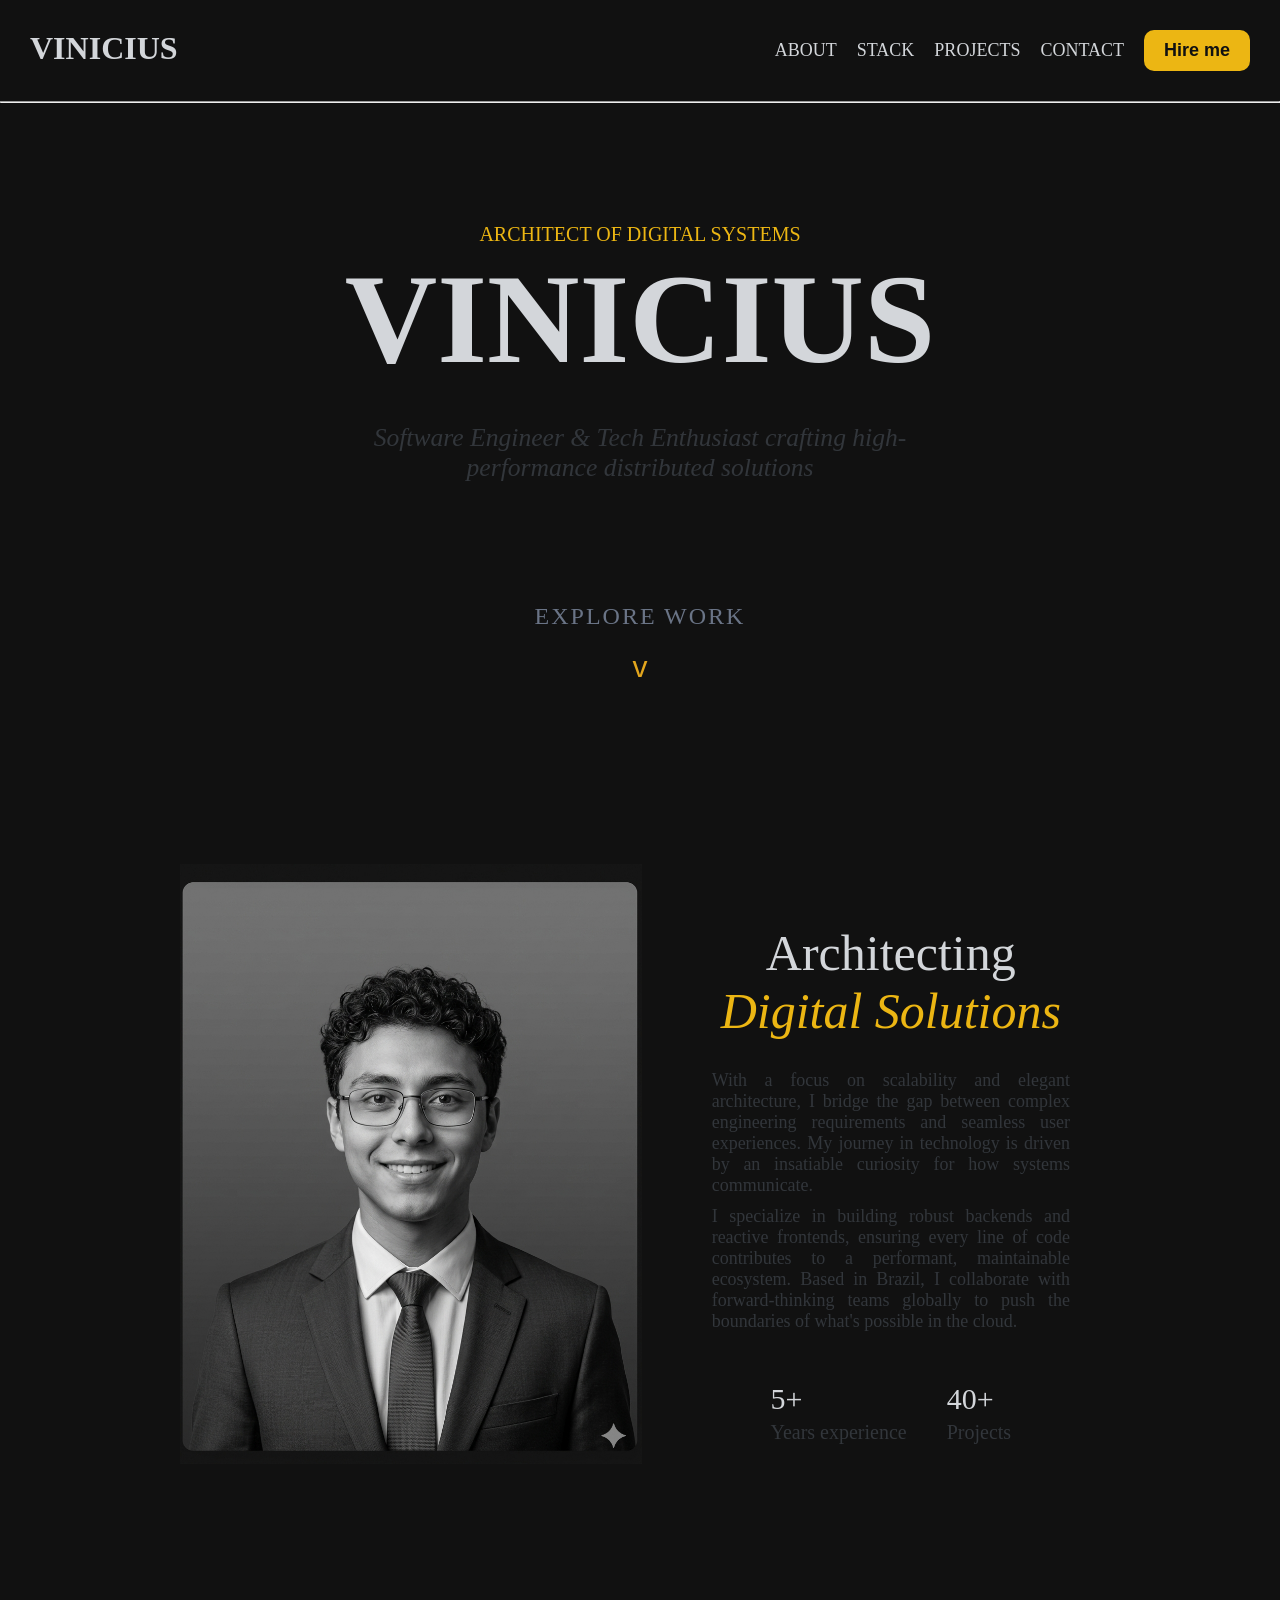
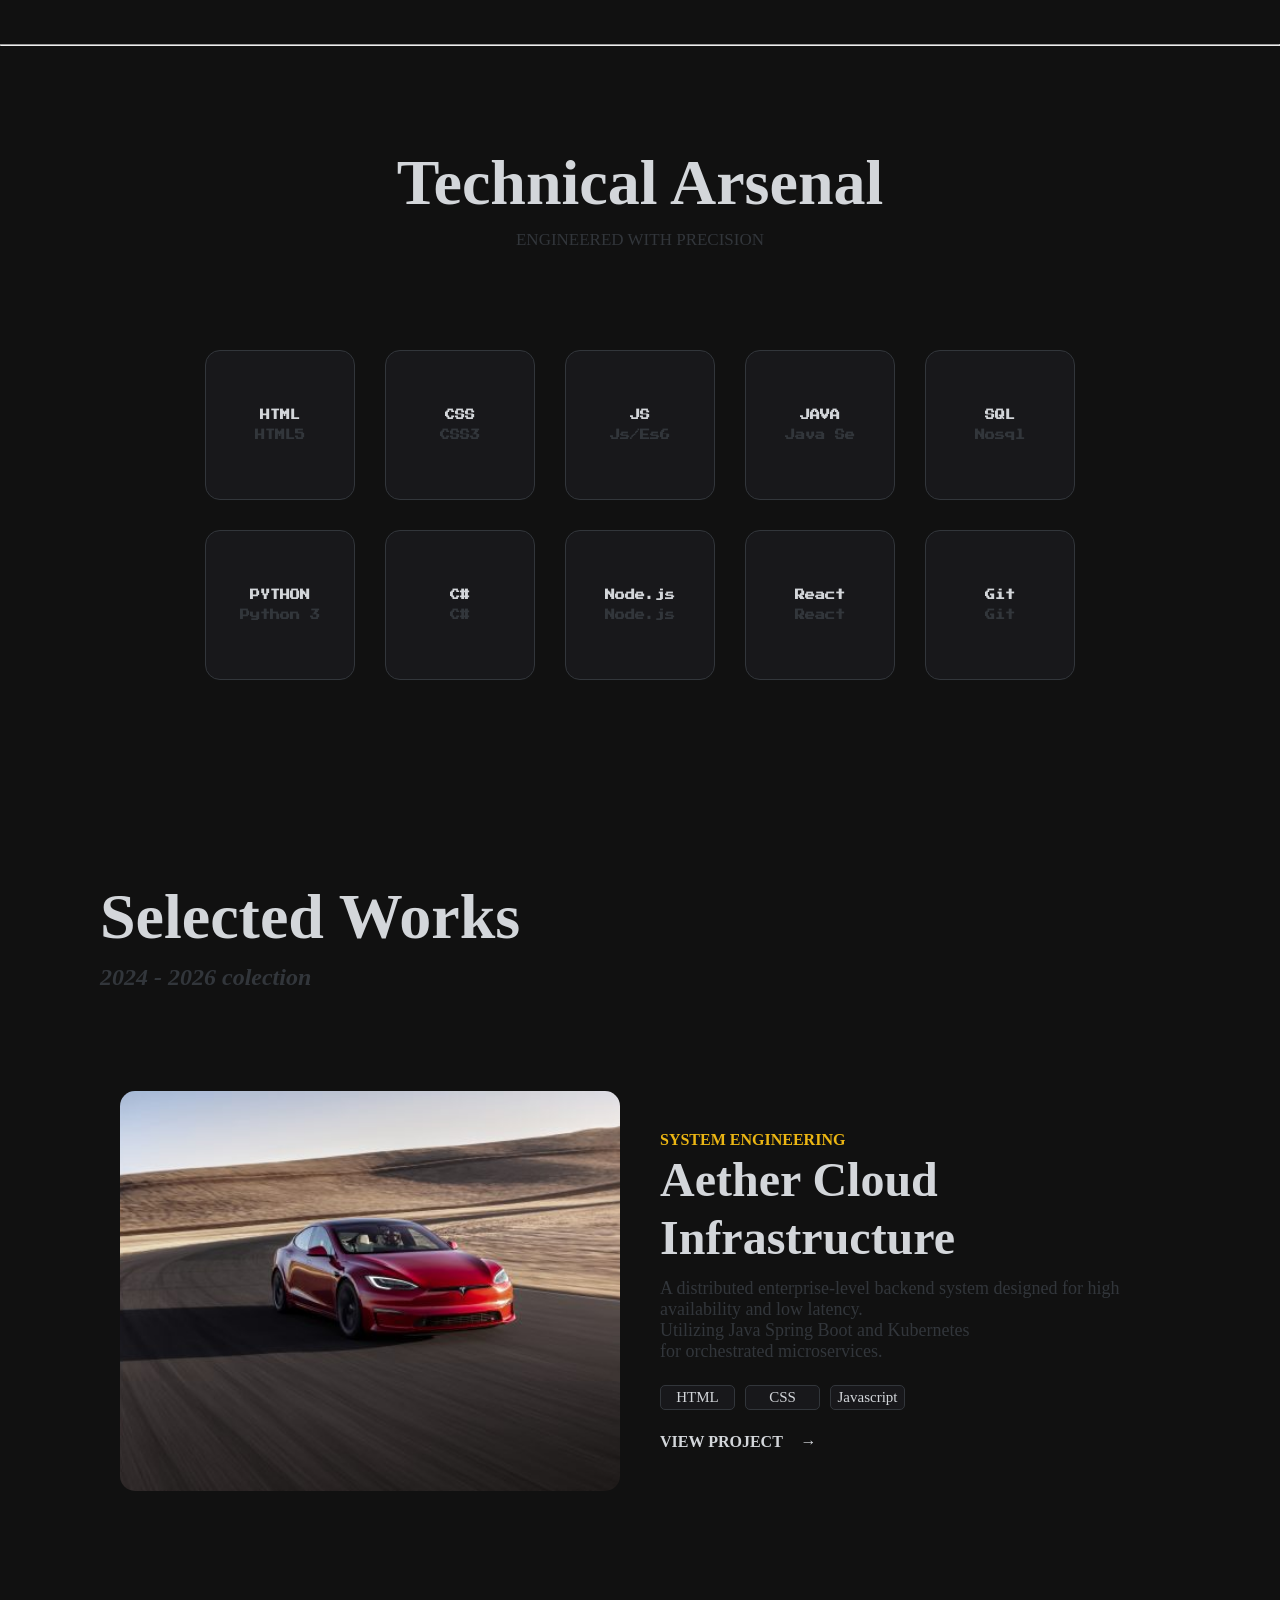
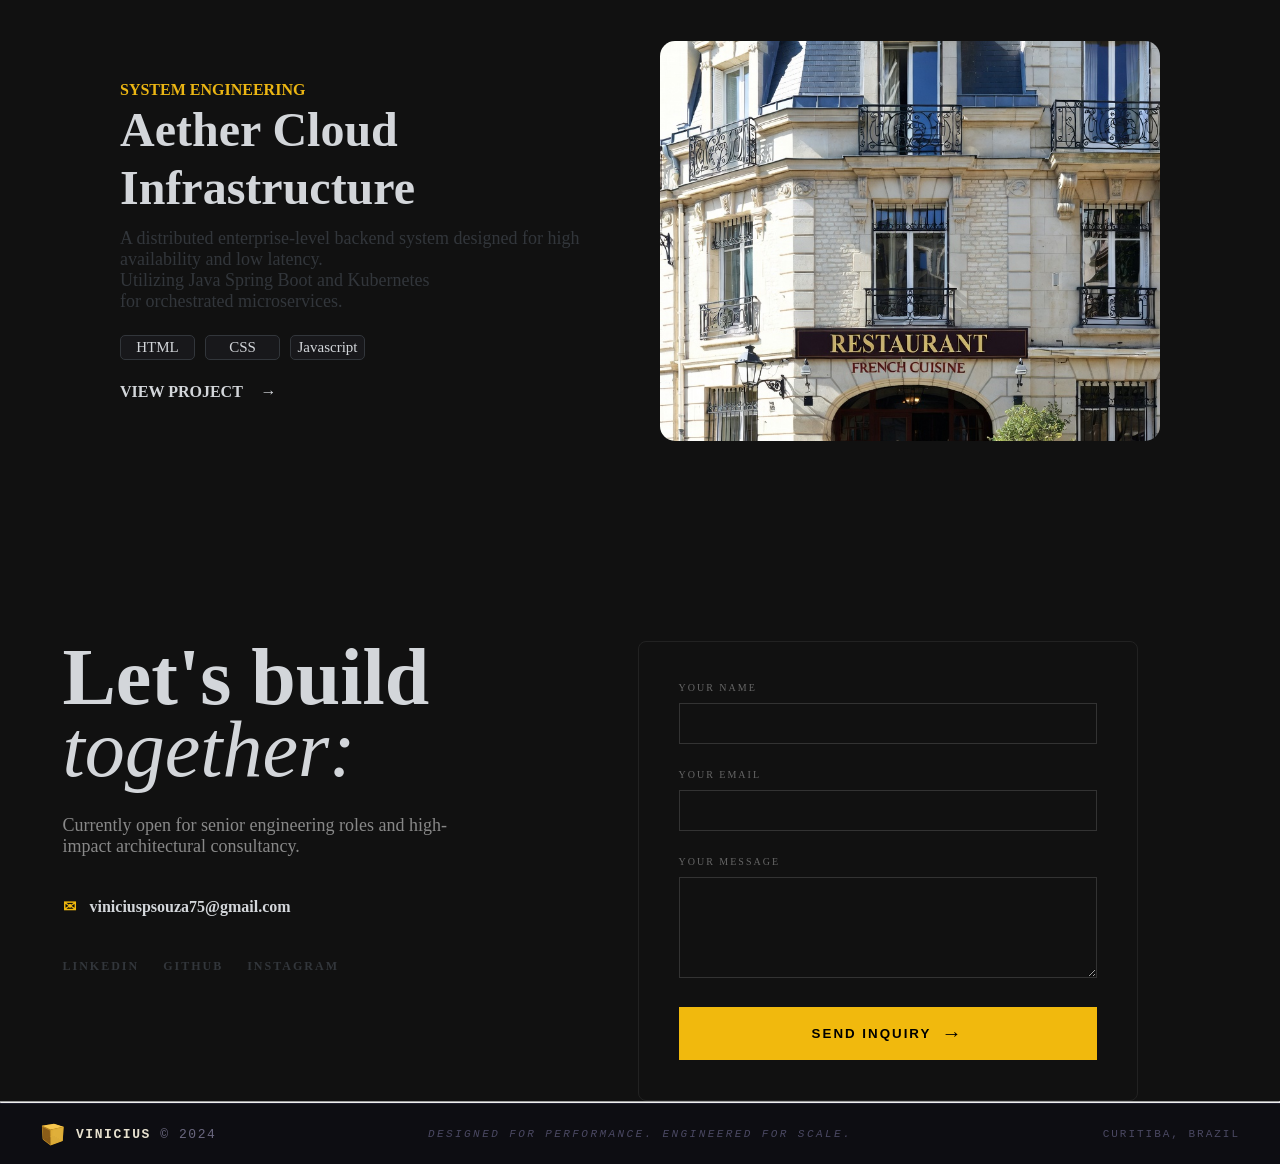
<file: index.html>
<!DOCTYPE html>
<html lang="pt-br">
<head>
    <meta charset="UTF-8">
    <meta name="viewport" content="width=device-width, initial-scale=1.0">
    <link rel="stylesheet" href="./CSS/style.css">
    <title>Vinícius</title>
</head>
<body>
    <header>
        <h1>VINICIUS</h1>
        <nav>
             
                <a href="">ABOUT</a>
                <a href="">STACK</a>
                <a href="">PROJECTS</a>
                <a href="">CONTACT</a>
                <button>Hire me</button>
        </nav>
    </header>
    <div class="linha"><hr></div>
    <section class="hero">
        <p class="ph">ARCHITECT OF DIGITAL SYSTEMS</p>
        <h1>VINICIUS</h1>
        <div class="engin">
        <p class="descricao">Software Engineer & Tech Enthusiast crafting high- <br>performance distributed solutions</p>
        </div>
        
    </section>
    <div class="explore-work-container">
        <p class="explore-text" style="color: #6a7486; font-family: 'Times New Roman', Times, serif; font-size: 24px; text-transform: uppercase; margin-bottom: 20px; letter-spacing: 2px;">Explore Work</p>
         <span class="scroll-arrow">v</span>
    </div>
    <section class="foto">
        <img src="./assests/Gemini_Generated_Image_gnoubjgnoubjgnou.png" alt="">
        <div class="texto">
            <h1>Architecting</h1>
            <h1 class="yellow">Digital Solutions</h1>
            <div class="p">
            <p>With a focus on scalability and elegant architecture, I bridge the gap  between complex engineering requirements and seamless user experiences. My journey in technology is driven by an insatiable curiosity for how  systems communicate.</p>
            <p>I specialize in building robust backends and reactive frontends, ensuring  every line of code contributes to a performant, maintainable ecosystem. Based in Brazil, I collaborate with forward-thinking teams globally to push  the boundaries of what's possible in the cloud.</p>
            </div>
                <div class="rank">
                    <div class="c">
                    <h1>5+</h1>
                    <p>Years experience</p>
                    </div>
                    <div class="c">
                    <h1>40+</h1>
                    <p>Projects</p>
                    </div>
                    
                </div>
        </div>
    </section>
    <div class="linha"><hr></div>

    <section class="arsenal">
        <h1>Technical Arsenal</h1>
        <p>ENGINEERED WITH PRECISION</p>
    </section>

    <section class="card">
        <div class="card1 card-html">
            <p>HTML</p>
            <p class="gray">HTML5</p>
        </div>
        <div class="card1 card-css">
            <p>CSS</p>
            <p class="gray">CSS3</p>
        </div>
        <div class="card1 card-js">
            <p>JS</p>
            <p class="gray">Js/Es6</p>
        </div>
        <div class="card1 card-java">
            <p>JAVA</p>
            <p class="gray">Java Se</p>
        </div>
        <div class="card1 card-sql">
            <p>SQL</p>
            <p class="gray">Nosql</p>
        </div>
        <div class="card1 card-py">
            <p>PYTHON</p>
            <p class="gray">Python 3</p>
        </div>
        <div class="card1 card-c">
            <p>C#</p>
            <p class="gray">C#</p>
        </div>
        <div class="card1 card-n">
            <p>Node.js</p>
            <p class="gray">Node.js</p>
        </div>
        <div class="card1 card-r">
             <p>React</p>
            <p class="gray">React</p>
        </div>
         <div class="card1 card-git">
             <p>Git</p>
            <p class="gray">Git</p>
        </div>
    </section>

    <section class="work">
        <h1>Selected Works</h1>
        <p>2024 - 2026 colection</p>
        <!-- <div class="linha">
            <hr>
        </div> -->
    </section>
    <section class="pai">

    <section class="projeto">
<div class="card-projeto">   
    <div class="conteudo">
        <h2>PROJECT ONE</h2>
        <p>SAFE FOR WORK</p>
        <a href="https://site-tesla2.pages.dev/#">ACESSAR</a>
    </div>
</div>
<div class="dec">
    <h2>SYSTEM ENGINEERING</h2>
    <h1>Aether Cloud</h1>
    <h1>Infrastructure</h1>
    <div class="t">
    <p>A distributed enterprise-level backend system designed for high availability   and low latency. <br> Utilizing Java Spring Boot and Kubernetes <br> for orchestrated microservices.</p>
    </div>
    <div class="tech">
        <div class="tech1">
        <p>HTML</p>
        </div>
        <div class="tech1">
        <p>CSS</p>
        </div>
        <div class="tech1">
            <p>Javascript</p>
        </div>  
    </div>
    <a href="https://site-tesla2.pages.dev/#">VIEW PROJECT <span class="seta">  &rarr;</span></a>
</div>
    </section>
    <section class="projeto1">
<div class="card-projeto1">   
    <div class="conteudo1">
        <h2>PROJECT ONE</h2>
        <p>SAFE FOR WORK</p>
        <a href="https://dinner-restaurant1.pages.dev/">ACESSAR</a>
    </div>
</div>
<div class="dec1">
    <h2>SYSTEM ENGINEERING</h2>
    <h1>Aether Cloud</h1>
    <h1>Infrastructure</h1>
    <div class="t1">
    <p>A distributed enterprise-level backend system designed for high availability   and low latency. <br> Utilizing Java Spring Boot and Kubernetes <br> for orchestrated microservices.</p>
    </div>
    <div class="tech">
        <div class="tech1">
        <p>HTML</p>
        </div>
        <div class="tech1">
        <p>CSS</p>
        </div>
        <div class="tech1">
            <p>Javascript</p>
        </div>  
    </div>
    <a href="https://site-tesla2.pages.dev/#">VIEW PROJECT <span class="seta">  &rarr;</span></a>
</div>
    </section>
</section>
<section class="contact-section">
  <div class="contact-info">
    <h1>Let's build <br> <em>together:</em></h1>
    <p class="subtitle">Currently open for senior engineering roles and high-impact architectural consultancy.</p>
    
    <div class="email-container">
      <span class="icon">✉</span> 
      <a href="mailto:hello@vinicius.dev">viniciuspsouza75@gmail.com</a>
    </div>

    <div class="social-links">
      <a href="https://www.linkedin.com/in/vinicius-souza-4185433b1/">LINKEDIN</a>
      <a href="https://github.com/VinicinhoPereira23">GITHUB</a>
      <a href="https://www.instagram.com/souzaa.viniciao23/">INSTAGRAM</a>
    </div>
  </div>

  <div class="contact-form-container">
    <form>
      <div class="input-group">
        <label>YOUR NAME</label>
        <input type="text">
      </div>
      <div class="input-group">
        <label>YOUR EMAIL</label>
        <input type="email">
      </div>
      <div class="input-group">
        <label>YOUR MESSAGE</label>
        <textarea rows="5"></textarea>
      </div>
      <button type="submit" class="btn-send">
        SEND INQUIRY <span class="seta-btn">&rarr;</span>
      </button>
    </form>
  </div>
</section>
 <div class="linha"><hr></div>
 <footer>
  <div class="footer-left">
    <div class="cube-wrap">
      <div class="cube">
        <div class="face front"></div>
        <div class="face back"></div>
        <div class="face right"></div>
        <div class="face left"></div>
        <div class="face top"></div>
        <div class="face bottom"></div>
      </div>
    </div>
    <span class="footer-brand">VINICIUS <span>© 2024</span></span>
  </div>
 
  <span class="footer-tagline">Designed for performance. Engineered for scale.</span>
 
  <span class="footer-location">Curitiba, Brazil</span>
</footer>
</body>
</html>
</file>
<file: CSS/style.css>
@import url('https://fonts.googleapis.com/css2?family=Press+Start+2P&display=swap');
@import url('https://fonts.googleapis.com/css2?family=Merriweather:ital,opsz,wght@0,18..144,300..900;1,18..144,300..900&family=Montserrat:ital,wght@0,100..900;1,100..900&family=Pacifico&family=Playfair+Display:ital,wght@0,400..900;1,400..900&family=Poppins:ital,wght@0,100;0,200;0,300;0,400;0,500;0,600;0,700;0,800;0,900;1,100;1,200;1,300;1,400;1,500;1,600;1,700;1,800;1,900&display=swap');
body{
    background-color:#111111;
}
*{
    padding: 0;
    margin: 0;
    box-sizing: border-box;
    font-style: 'Playfair Display', serif;
}


:root{
 --bg-color: #111111;         /* Fundo escuro principal */
  --text-primary: #D3D6DA;     /* Texto principal em destaque (VINICIUS) */
  --text-secondary: #32363B;   /* Texto descritivo e links de navegação (cinza) */
  --accent-color: #ECB613;
}

header{
    display: flex;
    justify-content: space-between;
    color: var(--text-primary);
    margin: 30px;
}

nav{
    display: flex;
    align-items: center;
    gap: 20px;;
}
nav a{
    color: var(--text-primary);
    text-decoration: none;
    font-size: 18px;
    font-weight: 500;
}

nav button{
    background-color: var(--accent-color);
    color: var(--bg-color);
    border: none;
    padding: 10px 20px;
    border-radius: 10px;
    font-size: 18px;
    font-weight: 500;
    cursor: pointer;
    font-weight: 600;
}
nav button:hover{
    color: var(--accent-color);
     transition: 0.6s;
    animation: pulse 2s infinite;
     background-color: #111111;
}

nav a:hover{
    color: #6e7174;
    transition: 0.4s;
}
.linha hr{
    color: var(--text-secondary);
    border-width: 0.2px;
    /* margin-top: 40px; */
}
.hero{
    display: flex;
    flex-direction: column;
    align-items: center;
    justify-content: center;
    text-align: center;
    padding: 120px 20px;
}

.hero h1{
    font-size: 10vw;
    color: var(--text-primary);
    font-weight: 700;
    font-weight: 800;
}
.hero p{
    color: var(--accent-color);
    font-size: 20px;
    font-weight: 500;

}

.hero .descricao{
    color: var(--text-secondary);
    font-size: 2vw;
    /* max-width: 600px; */
    font-style: italic;
}
.engin p{

    margin-top: 30px;

}

.explore-work-container {
    display: flex;
    flex-direction: column;
    justify-content: center;
    align-items: center;
    text-align: center;
    /* margin-bottom: 190px; */
}

.scroll-arrow {
    display: inline-block;
    color: #e3a61d; /* Cor dourada da imagem */
    font-size: 30px; /* Tamanho da seta */
    font-family: Arial, sans-serif; /* Fonte para garantir que o 'v' pareça uma seta */
    cursor: pointer;
    
    /* Aplicando a animação */
    animation-name: scrollDown; /* Nome da animação definida nos keyframes */
    animation-duration: 2s; /* Duração de um ciclo completo */
    animation-iteration-count: infinite; /* Quantas vezes ela se repete */
    animation-timing-function: ease-in-out; /* Suavidade no início e fim */
}

/* Opcional: Efeito no hover (passar o mouse) */
.scroll-arrow:hover {
    animation-play-state:running; /* Pausa a animação ao passar o mouse */
    color: #ffd700; /* Muda para um dourado mais brilhante */
}
html {
    scroll-behavior: smooth;
}

.foto{
    display: flex;
    flex-direction: row;
    gap: 40px;
    align-items: end;
    justify-content: center;
    margin: 180px;
}
.foto img{
    width: 600px;
    height: 600px;
}

.texto{
    display: flex;
    flex-direction: column;
    align-items: center;
    justify-content: center;
}
.texto h1{
    color: var(--text-primary);
    font-size: 50px;
    font-weight: 500;
}

.texto .yellow{
    color: var(--accent-color);
    font-size: 50px;
    font-weight: 500;
    font-style: italic;
    align-items: center;
    justify-content: center;
}

.p{
    display: flex;
    flex-direction: column;
    justify-content: center;
    align-items: center;
    gap: 10px;
    color: var(--text-secondary);
    margin:30px;
    text-align: justify;
}
.p p{
    font-size: 18px;
    align-items: center;
    justify-content: center;
}


.rank{
    display: flex;
    flex-direction: row;
    margin: 20px;
    gap: 40px;
}

.c{
    display: flex;
    flex-direction: column;
    gap: 20px;
    gap: 5px;
}
.c p{
    font-size: 20px;
    color: var(--text-secondary);
}
.c h1{
    font-size: 30px;
}

.arsenal{
    display: flex;
    justify-content: center;
    align-items: center;
    flex-direction: column;
      gap: 10px;
      margin: 100px;
}
.arsenal h1{
    font-size: 4rem;
    color: var(--text-primary);
    font-weight: 600;
}
.arsenal p{
    font-size: 17px;
    color: var(--text-secondary);
}

.card{
    display: grid;
    grid-template-columns: repeat(5, 150px); /* ← 3 colunas */
    grid-template-rows: repeat(2, 150px);    /* ← 2 linhas */
    justify-content: center;
    align-items: center;
    gap: 30px;
}
.card1{
    display: flex;
    flex-direction: column;
    background-color: #18181B;
    width: 150px;
    height: 150px;
    border-radius: 15px;
    gap: 10px;
    align-items: center;
    justify-content: center;
    border: 1px solid;
    border-color: var(--text-secondary);
    transition: all 0.5s ease-in-out;
}

.card1:hover{
     /* animation: pulse 2s infinite; */
     cursor: pointer;
     color: var(--text-primary);
     /* background-color: #ff0000; */
}
/* .card1 .gray:hover{
     color: var(--text-primary);
} */
.card1 p{
    font-size: 10px;
    color: var(--text-primary);
    font-weight: 700;
    font-family: 'Press Start 2P' , sans-serif;
}
.card .gray{
    font-style: 'Playfair Display', serif;
    color: var(--text-secondary);
    font-size: 10px;
}
.card-html:hover{
    background-color: #e60707;
    border: none;
}
.card-css:hover{
    background-color: #080cda;
    border: none;
}
.card-js:hover{
    background-color: #e0e40e;
    border: none;
}

.card-sql:hover{
    background-color: #336791;
    border: none;
}
.card-jyt:hover{
    background-color: #0cd40c;
    border: none;
}
.card-py:hover{
    background-color: #032b4b;
    border: none;
}
.card-java:hover{
    background-color: #f8981d;
    border: none;
}
.card-c:hover{
    background-color: #68217A;
    border: none;
}
.card-n:hover{
    background-color: #339933;
    border: none;
}
.card-r:hover{
    background-color: #20232A;
    border: none;
}
.card-git:hover{
    background-color: #F14E32;
    border: none;
}

.work{
    display: flex;
    margin: 100px auto;
    flex-direction: column;
    justify-content: left;
    padding-left: 100px;
    gap: 10px;
    margin-bottom: 100px;
    margin-top: 200px;
}
.work h1{
    font-size: 4rem;
    color: var(--text-primary);
}
.work p{
    color: var(--text-secondary);
    font-size: 1.5rem;
    font-style: italic;
    font-weight: 600;
}
/* .linha hr{
    display: flex;
    justify-content: right;
} */
 .card-projeto{
     display: flex;
    width: 500px;
    height: 400px;
    border-radius: 15px;

    background-image: url("../assests/tesla.jpg");
    background-size: cover;
    background-position: center;

    position: relative;

   
    align-items: center;
    justify-content: center;
    flex-shrink: 0; /* ← adiciona isso */
    overflow: hidden;
}
.conteudo{
    text-align: center;
    color: white;

    background-color: rgba(0,0,0,0.6);
    width: 100%;
    height: 100%;

    display: flex;
    flex-direction: column;
    align-items: center;
    justify-content: center;

    opacity: 0;
    transition: 0.4s;
}

.card-projeto:hover .conteudo{
    opacity: 1;
}

 .card-projeto .conteudo a{
    margin-top: 10px;
    padding: 8px 20px;
    background: white;
    color: black;
    text-decoration: none;
    border-radius: 5px;
}

.projeto{
    display: flex;
    flex-direction: row;
    gap: 40px;
    justify-content: center;
    align-items: center;
    box-sizing: border-box;
    width: 100%;
      /* padding: 60px 40px; */
}
.dec{
    display: flex;
    flex-direction: column;
    gap: 3px;
    max-width: 500px;
    align-items: flex-start; /* ← adiciona isso */
}
.dec h2{
    color: var(--accent-color);
    font-size: 1rem;
}

.dec h1{
    color: var(--text-primary);
    font-size: 3rem;

}
.t{
    display: flex;
    justify-content: center;
    align-items: center;
    color: var(--text-secondary);
    font-size: 18px;
    /* gap: 10px;
    padding: 10px; */
    /* margin: 10px; */
    margin-top: 10px;
}
.dec p{
    gap: 10px;
}
.tech{
    display: flex;
    flex-direction: row;
    /* padding: 10px; */
    gap: 10px;
    margin-top: 10px;
}

.tech1{
    display: flex;
    justify-content: center;
    align-items: center;
    color: var(--text-primary);
    font-size: 15px;
    background-color: #18181B;
    width: 75px;
    height: 25px;
    border: 1px solid ;
    border-color: var(--text-secondary);
    border-radius: 5px;
    margin-top: 5px;
}
.tech1:hover{
    cursor: pointer;
    color: var(--text-secondary);
    transition: 0.5s;
}

.dec a{
    text-decoration: none;
    color: var(--text-primary);
    padding: 0;
    font-weight: 600;
     /* display: inline-block; */
     margin-top: 20px;
}

.dec a:hover{
    color: var(--text-secondary);
    transition: 0.6s;
}
.pai{
    display: flex;
    gap: 150px;
    flex-direction: column;
}
.card-projeto1{
     display: flex;
    width: 500px;
    height: 400px;
    border-radius: 15px;

    background-image: url("../assests/image.jpg");
    background-size: cover;
    background-position: center;

    position: relative;

   
    align-items: center;
    justify-content: center;
    flex-shrink: 0; /* ← adiciona isso */
    overflow: hidden;
}
.conteudo1{
    text-align: center;
    color: white;

    background-color: rgba(0,0,0,0.6);
    width: 100%;
    height: 100%;

    display: flex;
    flex-direction: column;
    align-items: center;
    justify-content: center;

    opacity: 0;
    transition: 0.4s;
}

.card-projeto1:hover .conteudo1{
    opacity: 1;
}

 .card-projeto1 .conteudo1 a{
    margin-top: 10px;
    padding: 8px 20px;
    background: white;
    color: black;
    text-decoration: none;
    border-radius: 5px;
}

.projeto1{
    display: flex;
    flex-direction: row-reverse;
    gap: 40px;
    justify-content: center;
    align-items: center;
    box-sizing: border-box;
    width: 100%;
      /* padding: 60px 40px; */
}
.dec1{
    display: flex;
    flex-direction: column;
    gap: 3px;
    max-width: 500px;
    align-items: flex-start; /* ← adiciona isso */
}
.dec1 h2{
    color: var(--accent-color);
    font-size: 1rem;
}

.dec1 h1{
    color: var(--text-primary);
    font-size: 3rem;

}
.t1{
    display: flex;
    justify-content: center;
    align-items: center;
    color: var(--text-secondary);
    font-size: 18px;
    /* gap: 10px;
    padding: 10px; */
    /* margin: 10px; */
    margin-top: 10px;
}
.dec1 p{
    gap: 10px;
}
.tech1{
    display: flex;
    flex-direction: row;
    /* padding: 10px; */
    gap: 10px;
    margin-top: 10px;
}

.tech11{
    display: flex;
    justify-content: center;
    align-items: center;
    color: var(--text-primary);
    font-size: 15px;
    background-color: #18181B;
    width: 75px;
    height: 25px;
    border: 1px solid ;
    border-color: var(--text-secondary);
    border-radius: 5px;
    margin-top: 5px;
}
.tech11:hover{
    cursor: pointer;
    color: var(--text-secondary);
    transition: 0.5s;
}

.dec1 a{
    text-decoration: none;
    color: var(--text-primary);
    padding: 0;
    font-weight: 600;
     /* display: inline-block; */
     margin-top: 20px;
}
.dec1 a:hover{
    color: var(--text-secondary);
    transition: 0.6s;
}

.dec1 .seta{
    padding-left: 14px;
}
.dec .seta{
    padding-left: 14px;
}
.contact-section {
  display: flex;
  justify-content: space-around;
  max-width: 1200px;
  margin-top:200px;
  gap: 50px;
}

/* Tipografia */
.contact-section h1 {
  font-size: 80px;
  line-height: 0.9;
  margin-bottom: 30px;
  color:var(--text-primary);
}

.contact-section  h1 em {
  font-style: italic;
  font-weight: normal;
}

.subtitle {
  color: #888;
  font-size: 18px;
  max-width: 400px;
}

.email-container {
  margin: 40px 0;
  font-weight: bold;
}
.email-container a{
    text-decoration: none;
    color: var(--text-primary);
    font-weight: 600;
}
.email-container a:hover{
    color: var(--text-secondary);
    transition: 0.6s;
}

.email-container .icon { color: #f1b90d; margin-right: 10px; }

.social-links a{
  color: var(--text-secondary);
  text-decoration: none;
  margin-right: 20px;
  font-size: 12px;
  letter-spacing: 2px;
  font-weight: 700;
  text-decoration: none;
}
.social-links a:hover{
    transition: 0.6s;
    color: #ffffff;
}

/* Formulário */
.contact-form-container {
  background: transparent;
  border: 1px solid #222;
  padding: 40px;
  border-radius: 8px;
  width: 100%;
  max-width: 500px;
}

.input-group { margin-bottom: 25px; }

.input-group label {
  display: block;
  font-size: 10px;
  letter-spacing: 2px;
  color: #666;
  margin-bottom: 10px;
}

input, textarea {
  width: 100%;
  background: #111;
  border: 1px solid #333;
  color: white;
  padding: 12px;
}

/* O Botão e a Seta */
.btn-send {
  width: 100%;
  background: #f1b90d;
  border: none;
  padding: 15px;
  font-weight: bold;
  letter-spacing: 2px;
  cursor: pointer;
  display: flex;
  justify-content: center;
  align-items: center;
  gap: 10px;
}

.seta-btn {
  font-size: 20px;
  transition: transform 0.3s;
}

.btn-send:hover .seta-btn {
  transform: translateX(10px); /* A seta desliza ao passar o mouse */
}
footer {
  width: 100%;
  background: #0d0d12;
  border-top: 1px solid #1e1e2e;
  padding: 18px 40px;
  display: flex;
  align-items: center;
  justify-content: space-between;
  position: relative;
}

.footer-left {
  display: flex;
  align-items: center;
  gap: 12px;
}

.footer-brand {
  font-family: 'Space Mono', monospace;
  font-weight: 700;
  font-size: 13px;
  letter-spacing: 0.12em;
  color: #e8e2d0;
}

.footer-brand span {
  color: #6b6880;
  font-weight: 400;
}

.footer-tagline {
  font-family: 'Space Mono', monospace;
  font-size: 11px;
  letter-spacing: 0.22em;
  color: #4a4862;
  font-style: italic;
  text-transform: uppercase;
  position: absolute;
  left: 50%;
  transform: translateX(-50%);
}

.footer-location {
  font-family: 'Space Mono', monospace;
  font-size: 11px;
  letter-spacing: 0.18em;
  color: #4a4862;
  text-transform: uppercase;
}

/* ── Cubo 3D ── */
.cube-wrap {
  width: 24px;
  height: 24px;
  perspective: 70px;
  flex-shrink: 0;
}

.cube {
  width: 15px;
  height: 15px;
  position: relative;
  transform-style: preserve-3d;
  transform: rotateX(-22deg) rotateY(35deg);
  margin: 4px auto 0;
  animation: cubespin 7s linear infinite;
}

@keyframes cubespin {
  from { transform: rotateX(-22deg) rotateY(35deg); }
  to   { transform: rotateX(-22deg) rotateY(395deg); }
}

.face {
  position: absolute;
  width: 15px;
  height: 15px;
  border: 0.5px solid rgba(220, 165, 40, 0.5);
}

.front  { background: rgba(228, 180, 60,  0.92); transform: translateZ(7.5px); }
.back   { background: rgba(158, 108, 28,  0.92); transform: rotateY(180deg)  translateZ(7.5px); }
.right  { background: rgba(178, 132, 34,  0.92); transform: rotateY(90deg)   translateZ(7.5px); }
.left   { background: rgba(138, 92,  24,  0.92); transform: rotateY(-90deg)  translateZ(7.5px); }
.top    { background: rgba(248, 200, 80,  0.98); transform: rotateX(90deg)   translateZ(7.5px); }
.bottom { background: rgba(118, 76,  18,  0.92); transform: rotateX(-90deg)  translateZ(7.5px); }


@keyframes pulse {
    0% { transform: scale(1); box-shadow: 0 0 0 0 rgba(177, 87, 29, 0.4); }
    70% { transform: scale(1.05); box-shadow: 0 0 0 10px rgba(177, 87, 29, 0); }
    100% { transform: scale(1); box-shadow: 0 0 0 0 rgba(177, 87, 29, 0); }
}

@keyframes scrollDown {
    0% {
        transform: translateY(-5px); /* Ponto inicial ligeiramente acima */
        opacity: 0.5; /* Começa com opacidade reduzida */
    }
    50% {
        transform: translateY(10px); /* Ponto médio: desliza para baixo */
        opacity: 1; /* Fica totalmente visível */
    }
    100% {
        transform: translateY(-5px); /* Retorna ao ponto inicial */
        opacity: 0.5; /* Retorna com opacidade reduzida */
    }
}
</file>
